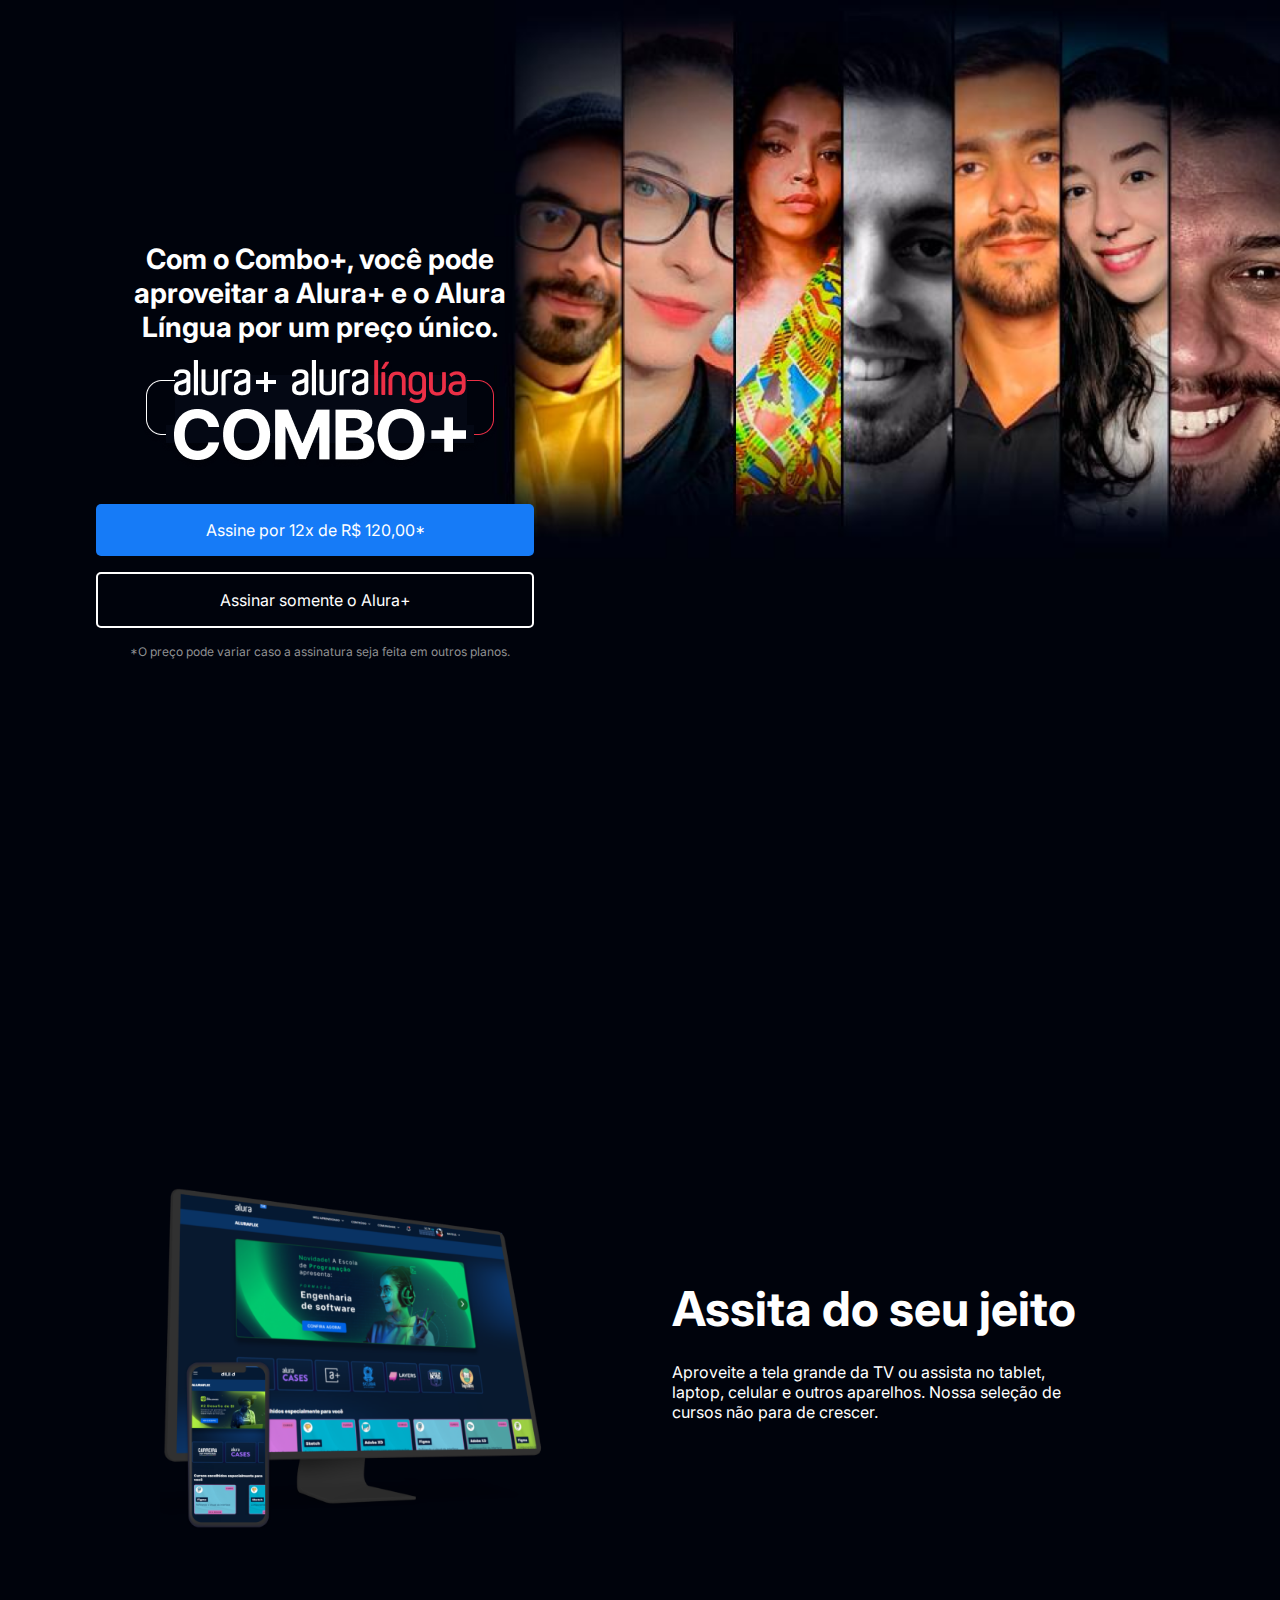
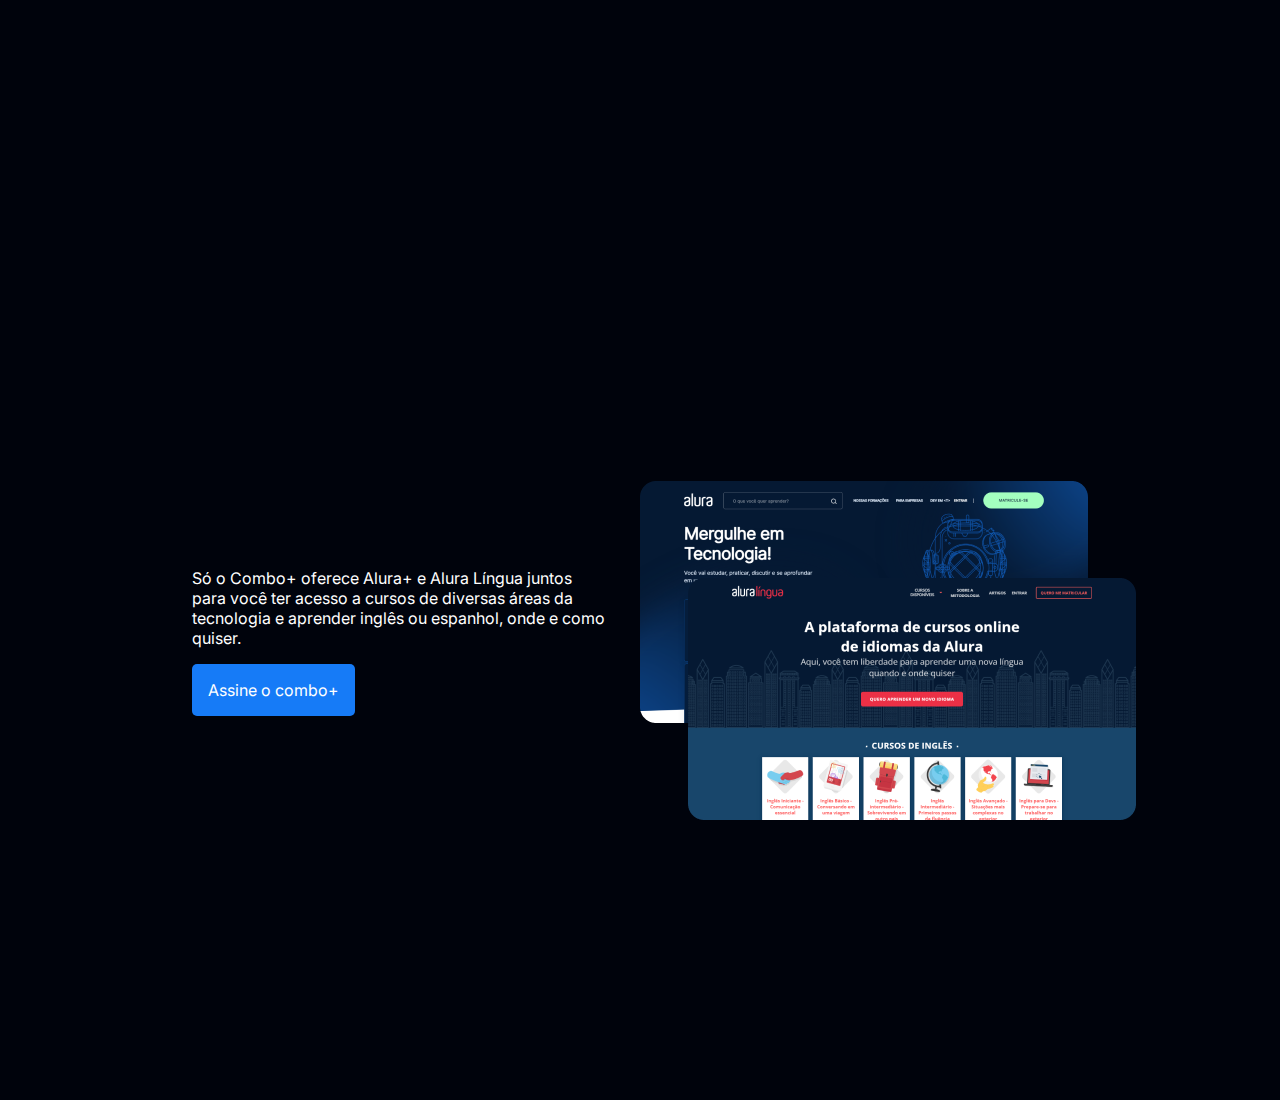
<file: aluraplus/index.html>
<!DOCTYPE html>
<html lang="pt-br">
<head>
    <meta charset="UTF-8">
    <meta http-equiv="X-UA-Compatible" content="IE=edge">
    <meta name="viewport" content="width=device-width, initial-scale=1.0">
    <link rel="stylesheet" href="styles.css">
    <title>Alura Plus</title>
</head>
<body>
   <section class="container section_principal">
    <div class="container__caixa">
        <h1 class="container__titulo">Com o Combo+, você pode aproveitar a Alura+ e o Alura Língua por um preço único.</h1>
        <img src="img/Combo.png" alt="imagem_combo_alura" class="container__imagem">
        <a href="www.alura.com.br" class="container__botao" >Assine por 12x de R$ 120,00*</a>
        <a href="www.alura.com.br" class="container__botao botao_secundario"> Assinar somente o Alura+</a>
        <p class="container__aviso" >*O preço pode variar caso a assinatura seja feita em outros planos.</p>
    </div>
    </section>
    <section class="container section_secundaria">
        <img src="img/Plataformas.png" alt="Monitor_Celular_Aberto" class="secundario__img">
        <div class="container__descricao">
            <h2 class="descricao__titulo" >Assita do seu jeito </h2>
            <p class="descricao__texto">Aproveite a tela grande da TV ou assista no tablet, laptop, celular e outros aparelhos. Nossa seleção de cursos não para de crescer.</p>
        </div>
    </section>
    <section class="container section_secundaria">
        <div class="container__descricao" >
            <p class="descricao__texto">Só o Combo+ oferece Alura+ e Alura Língua juntos para você ter acesso a cursos de diversas áreas da tecnologia e aprender inglês ou espanhol, onde e como quiser.</p>
            <a href="www.alura.com" class="container__botao secundario__botao">Assine o combo+ </a>
        </div>
        <img src="img/Telas.png" alt="Telas_alura" class="terciaria__img" class="secundario__img">
    </section>
    
    
</body>
</html>
</file>
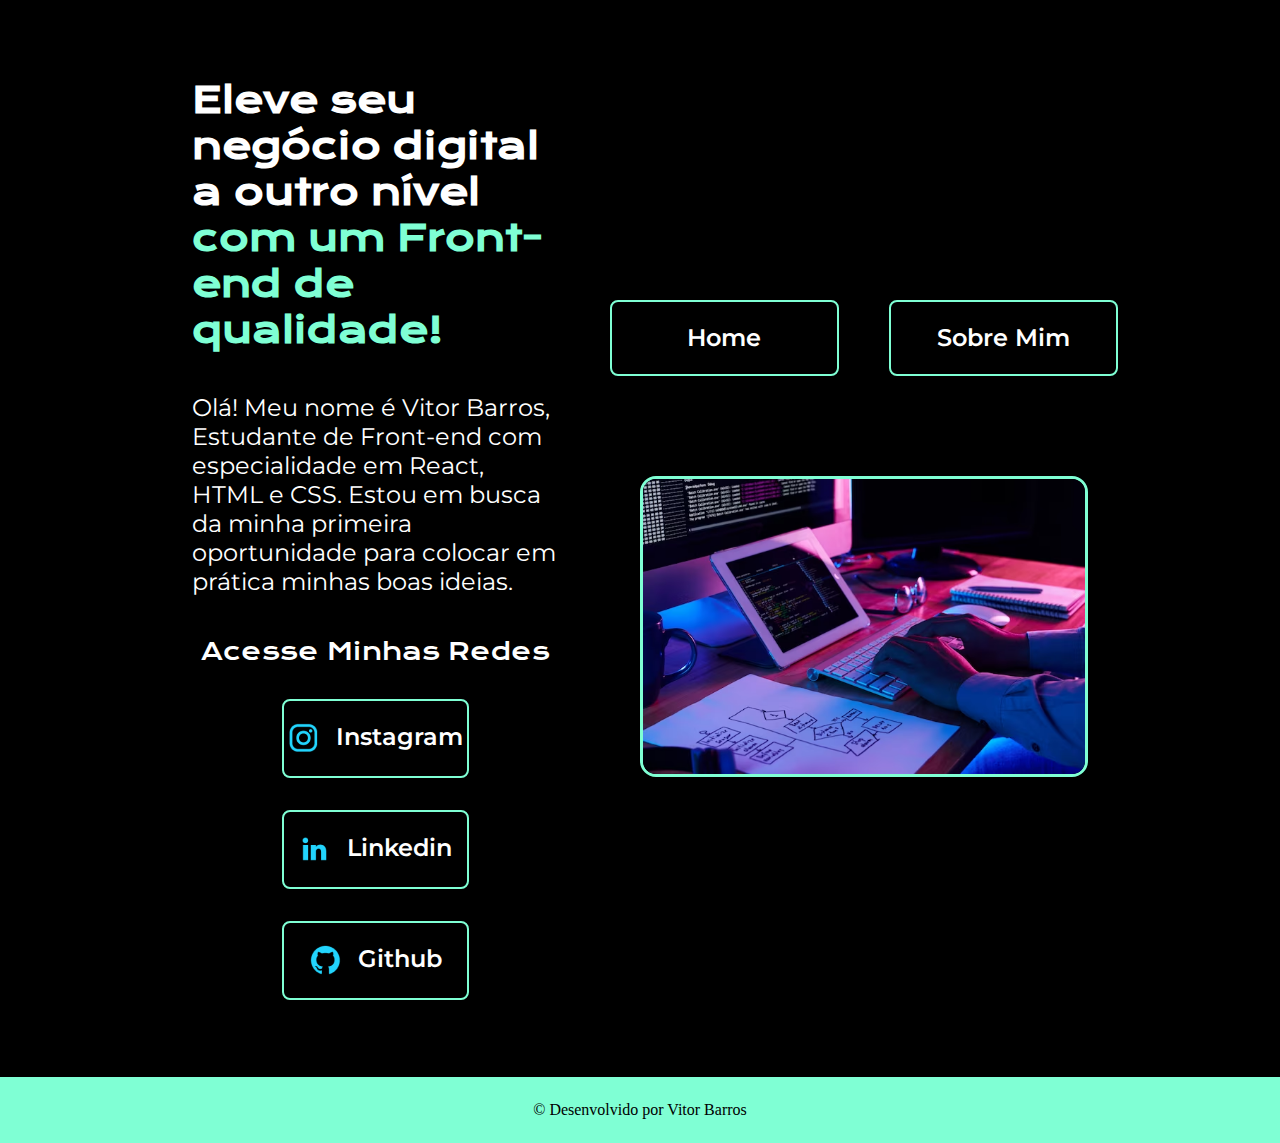
<file: portifolio/index.html>
<!DOCTYPE html>
<html lang="en">
<head>
    <meta charset="UTF-8">
    <meta http-equiv="X-UA-Compatible" content="IE=edge">
    <meta name="viewport" content="width=device-width, initial-scale=1.0">
    <title>Portfolio</title>
    <link rel="stylesheet" href="./styles/style.css">
</head>
<body>
    <header class="cabecalho">
        <!-- <nav class="cabecalho__menu">
            <a class="cabecalho__menu__link" href="">Home</a>
            <a class="cabecalho__menu__link" href="">Sobre Mim</a>
        </nav> -->
    </header>
    <main class="apresentacao">
        <section class="apresentacao__conteudo">
            <h1 class="apresentacao__conteudo__titulo">Eleve seu negócio digital a outro nível <strong class="titulo_destaque"> com um Front-end de qualidade!</strong></h1> 
            <p class="apresentacao__conteudo__texto">Olá! Meu nome é Vitor Barros, Estudante de Front-end com especialidade em React, 
                HTML e CSS. Estou em busca da minha primeira oportunidade para colocar em prática minhas boas ideias. 
            </p>
            <div class="apresentacao__botoes">
                <h2 class="apresentacao__botoes_subtitulos">Acesse Minhas Redes</h2>
                <a class="apresentacao__botoes__botao" href="https://www.instagram.com/viiitorbarros">
                    <img src="assets/instagram.png" alt="img_instagram">
                    Instagram
                </a>
                <a class="apresentacao__botoes__botao" href="https://www.linkedin.com/in/vitor-barros-60a1b3224">
                    <img src="assets/linkedin.png" alt="img_linkedin">
                    Linkedin
                </a>
                <a class="apresentacao__botoes__botao" href="https://github.com/Viiitorbarros">
                    <img src="assets/github.png" alt="">
                    Github
                </a> 
            </div>
        </section>
        <section class="conteudo__extra">
            <div class="conteudo__extra__botao">
            <nav class="cabecalho__menu">
                <a class="cabecalho__menu__link" href="./index.html">Home</a>
                <a class="cabecalho__menu__link" href="./about.html">Sobre Mim</a>
            </div>    
            <img  class="img_central"  src="assets/programador.avif" alt="Foto Vitor Barros">    
        </section>   
    </main>
    <footer class="rodape"> &copy; Desenvolvido por Vitor Barros</footer>
</body>
</html>
</file>
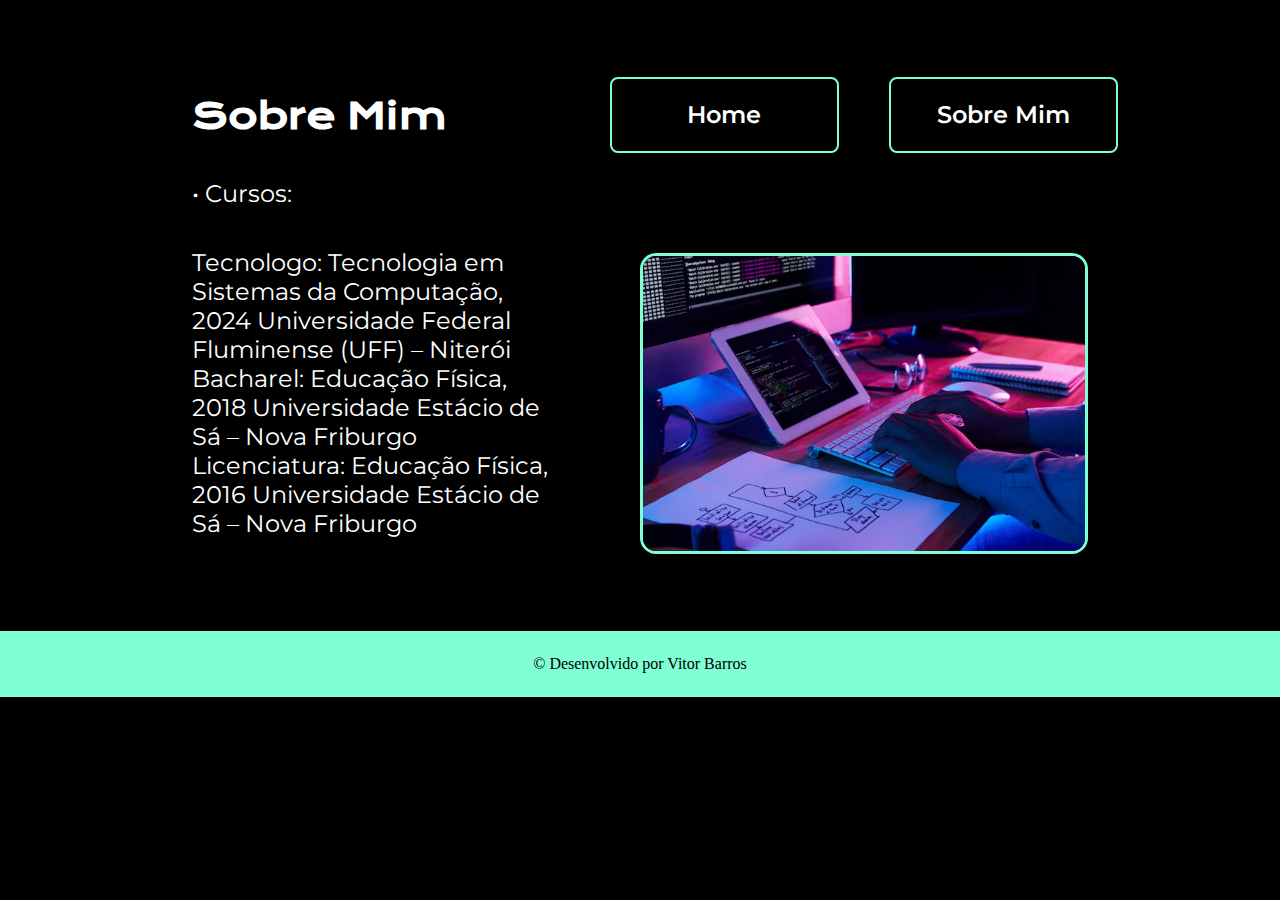
<file: portifolio/about.html>
<!DOCTYPE html>
<html lang="pt-br">
<head>
    <meta charset="UTF-8">
    <meta http-equiv="X-UA-Compatible" content="IE=edge">
    <meta name="viewport" content="width=device-width, initial-scale=1.0">
    <title>Sobre mim</title>
    <link rel="stylesheet" href="./styles/style.css">
</head>
<body>
    <header></header>
    <main class="apresentacao">
        <section class="apresentacao__conteudo">
            <h1 class="apresentacao__conteudo__titulo">Sobre Mim</h1>
            <p class="apresentacao__conteudo__texto" >• Cursos:

            </p>
            <p class="apresentacao__conteudo__texto">Tecnologo: Tecnologia em Sistemas da Computação, 2024
                Universidade Federal Fluminense (UFF) – Niterói
                Bacharel: Educação Física, 2018
                Universidade Estácio de Sá – Nova Friburgo
                Licenciatura: Educação Física, 2016
                Universidade Estácio de Sá – Nova Friburgo</p>
        </section>
        <section class="conteudo__extra">
            <div class="conteudo__extra__botao">
            <nav class="cabecalho__menu">
                <a class="cabecalho__menu__link" href="./index.html">Home</a>
                <a class="cabecalho__menu__link" href="./about.html">Sobre Mim</a>
            </div>    
            <img  class="img_central"  src="assets/programador.avif" alt="Foto Vitor Barros">    
        </section>   
    </main>
    <footer class="rodape"> &copy; Desenvolvido por Vitor Barros</footer>
</body>
</html>
</file>
<file: aluraplus/styles.css>
@import url('https://fonts.googleapis.com/css2?family=Inter:wght@400;700&family=Krona+One&family=Montserrat:wght@400;600&display=swap');

/*Variaveis */
:root{
    --branco_principal: #ffffff;
    --cinza_secundario: #c0c0c0c0;
    --botao_azul: #167bf7;
    --Cor_de_fundo: #00030c;
    --fonte_princial:'Inter';
}

*{
    margin: 0;
    padding: 0;
}

/*Corpo_do_texto*/

body{
    background-color: var(--Cor_de_fundo);
    color: var(--branco_principal);
    font-family: var(--fonte_princial);
    font-size: 16px;
    font-weight: 400;
}

.section_principal{
    background-image: url("img/Background.png") ;
    background-repeat: no-repeat;
    background-size: contain;
    align-items: center;
    text-align: center;

}

.container{
    height: 100vh;
    display: grid;
    grid-template-columns:50% 50%;
}

.container__titulo{
    font-size: 28px;
    font-weight: 700;
}
.container__imagem{
    margin:1em 0 2em 0 ;

}
.container__aviso{
    font-size: 12px;
    color: var(--cinza_secundario);
}

.container__caixa{
    margin: 0 6em;
}

.secundario__img{
    width: 80%;

}

.section_secundaria{
    align-items: center;
    margin: 0 10em;
}

.descricao__titulo{
    font-weight: 700;
    font-size: 48px;
    color:var(--branco_principal) ;
    margin-bottom: 0.5em ;

}

.container__descricao {
    padding: 2em;
}


.section_terciaria{
    align-items: center;
    margin: 0 10em;
}
.descricao__texto{
    color: var(--cinza-secundario);
    
}


/* BOTOES */

.container__botao {
    background-color: var(--botao_azul);
    border-radius: 5px;
    padding: 1em;
    color: var(--branco_principal);
    display: block;
    margin-right: 10px;
    text-decoration: none;
    margin-bottom: 1em ;
}

.botao_secundario{
    background-color: transparent;
    border: 2px solid var(--branco_principal);
}

.secundario__botao{
    display: inline-block;
    margin-top: 1em;
}
</file>
<file: portifolio/styles/style.css>
@import url('https://fonts.googleapis.com/css2?family=Krona+One&family=Montserrat:wght@400;600&display=swap');

/*VARIAVEIS*/
:root{

    --cor_principal: #000000;
    --cor_segundaria:white;
    --Cor_terciaria: aquamarine;
    --font_primaria:'Krona One', sans-serif;
    --font_secundaria:'Montserrat', sans-serif ;
}
/*-----------------------*/



*{
    margin: 0;
    padding: 0;
}

body {
    
    box-sizing: border-box;
    background-color: var(--cor_principal);
    color:var(--cor_segundaria);
}

.titulo_destaque {
    color: var(--Cor_terciaria);
}

.apresentacao {
    padding: 6% 15%;
    display: flex; /*Flex Box deixar tudo em linha */
    align-items: center;
    justify-content:space-between ; /*Separar as coisas */
    gap: 82px ;
}

.apresentacao__conteudo {
    width: 50%;
    display: flex;
    flex-direction: column;
    gap: 40px;
     
}


.apresentacao__conteudo__titulo{
    font-size:2.25rem ;
    font-family:var(--font_primaria);
}

.apresentacao__conteudo__texto{
    font-size: 1.5rem;
    font-family:var(--font_secundaria);
    
}
.img_central{
    border:3px solid var(--Cor_terciaria);
    border-radius: 16px;
}

.apresentacao__botoes{
    display: flex;
    flex-direction: column;
    justify-content: space-between ;
    align-items: center;
    gap: 32px;
}

.apresentacao__botoes_subtitulos{
    font-family:var(--font_primaria);
    font-weight: 400;
    font-size: 1.5rem;
}


.apresentacao__botoes__botao{
    display: flex;
    justify-content: center;
    gap: 16px;
    width:50%;
    text-align: center;
    border-radius:8px ;
    font-size: 1.5rem;
    padding: 21.5px  0;
    color:var(--cor_segundaria);
    font-family:var(--font_secundaria);
    font-weight: 600;
    border: 2px solid var(--Cor_terciaria);
    text-decoration: none;
}


.apresentacao__botoes__botao:hover{
    background-color: rgb(60, 71, 71);
}


/*__________________BOTOES EM CIMA DA FOTO___________________________________ */

.conteudo__extra{
    width: 50%;
    display: flex;
    gap: 100px; /*altura entre imagem e home */
    flex-direction: column;
}



.conteudo__extra__botao{
    display: flex;
    flex-direction: row ;
    justify-content: center;
    
}

.cabecalho__menu__link{

    border: 2px solid var(--Cor_terciaria);
    color:var(--cor_segundaria);
    padding: 21.5px  0;
    width:250px;
    text-align: center;
    font-family:var(--font_secundaria);
    font-size: 1.5rem;
    font-weight: 600;
    text-decoration: none;
    border-radius:8px ;
}

.cabecalho__menu__link:hover{
    background-color: rgb(60, 71, 71);
}

.cabecalho__menu{
    display: flex;
    column-gap: 10%;
}
/*____________________________________________________________________*/

.rodape{
    background-color: var(--Cor_terciaria);
    text-align: center;
    color: var(--cor_principal);
    padding: 24px;
    
}



@media (max-width: 1200px){
    .apresentacao{
        flex-direction: column-reverse;
        padding: 5%
    }

    .apresentacao__conteudo{
        width:auto ;
    }
}
</file>
